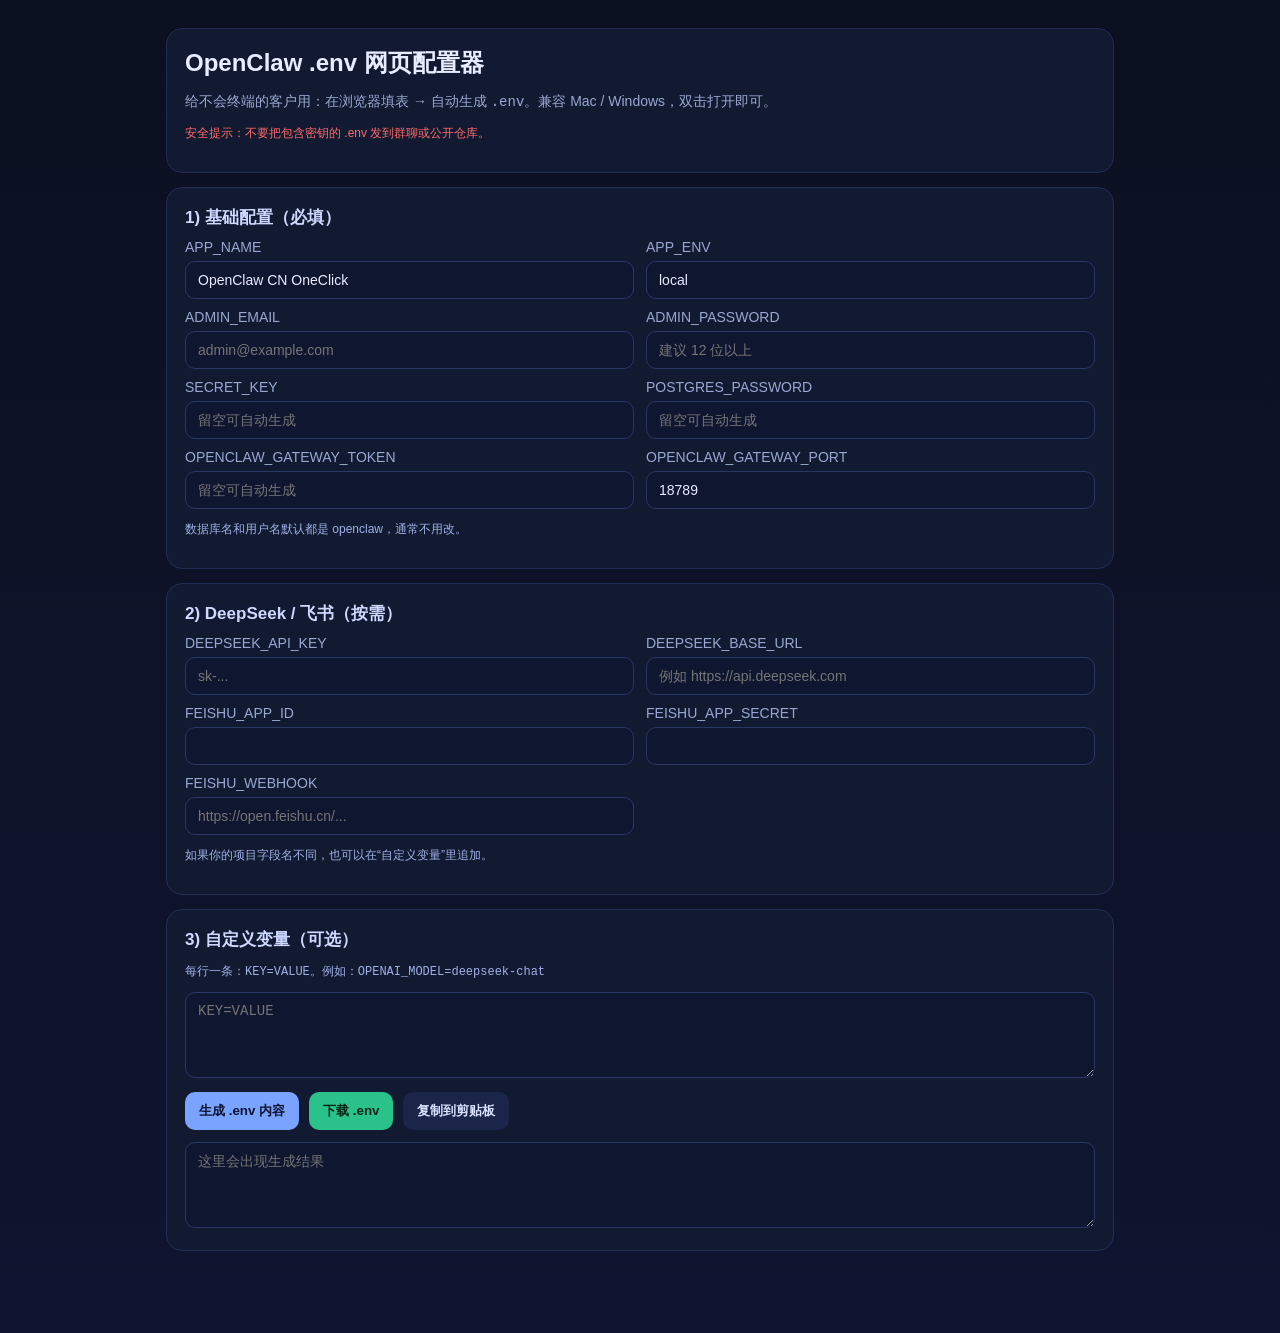
<file: tools/env-web-config.html>
<!doctype html>
<html lang="zh-CN">
<head>
  <meta charset="UTF-8" />
  <meta name="viewport" content="width=device-width, initial-scale=1.0" />
  <title>OpenClaw 一键部署 .env 配置器</title>
  <style>
    :root { --bg:#0b1020; --card:#121a31; --text:#e8ecff; --muted:#9aa7d1; --accent:#7aa2ff; --ok:#2ac18a; --danger:#ff6b6b; }
    * { box-sizing: border-box; }
    body { margin:0; font-family: ui-sans-serif, -apple-system, BlinkMacSystemFont, "Segoe UI", Roboto, "PingFang SC", "Hiragino Sans GB", "Microsoft YaHei", sans-serif; background:linear-gradient(180deg,#0b1020,#0f1530); color:var(--text); }
    .wrap { max-width: 980px; margin: 28px auto; padding: 0 16px 40px; }
    .card { background: var(--card); border:1px solid #222d56; border-radius:16px; padding:18px; margin-bottom:14px; }
    h1 { font-size: 24px; margin: 0 0 8px; }
    h2 { font-size: 17px; margin: 0 0 10px; color:#cfd8ff; }
    p, li, label { color: var(--muted); font-size: 14px; }
    .grid { display:grid; grid-template-columns: repeat(2,minmax(0,1fr)); gap:10px 12px; }
    .field { display:flex; flex-direction:column; gap:6px; }
    input, textarea, select { width:100%; border:1px solid #2a3768; background:#0f1630; color:var(--text); border-radius:10px; padding:10px 12px; font-size:14px; }
    textarea { min-height:86px; resize:vertical; font-family: ui-monospace, SFMono-Regular, Menlo, Consolas, monospace; }
    .actions { display:flex; flex-wrap:wrap; gap:10px; margin-top:10px; }
    button { border:0; border-radius:10px; padding:10px 14px; font-weight:600; cursor:pointer; }
    .btn-primary { background:var(--accent); color:#0c1430; }
    .btn-ok { background:var(--ok); color:#072419; }
    .btn-ghost { background:#1a2549; color:#d9e1ff; }
    .hint { font-size:12px; color:#9fb0e7; }
    .danger { color: var(--danger); font-size:12px; }
    .mono { font-family: ui-monospace, SFMono-Regular, Menlo, Consolas, monospace; }
    @media (max-width: 760px) { .grid { grid-template-columns: 1fr; } }
  </style>
</head>
<body>
  <div class="wrap">
    <div class="card">
      <h1>OpenClaw .env 网页配置器</h1>
      <p>给不会终端的客户用：在浏览器填表 → 自动生成 <span class="mono">.env</span>。兼容 Mac / Windows，双击打开即可。</p>
      <p class="danger">安全提示：不要把包含密钥的 .env 发到群聊或公开仓库。</p>
    </div>

    <div class="card">
      <h2>1) 基础配置（必填）</h2>
      <div class="grid">
        <div class="field"><label>APP_NAME</label><input id="APP_NAME" value="OpenClaw CN OneClick" /></div>
        <div class="field"><label>APP_ENV</label><input id="APP_ENV" value="local" /></div>
        <div class="field"><label>ADMIN_EMAIL</label><input id="ADMIN_EMAIL" placeholder="admin@example.com" /></div>
        <div class="field"><label>ADMIN_PASSWORD</label><input id="ADMIN_PASSWORD" placeholder="建议 12 位以上" /></div>
        <div class="field"><label>SECRET_KEY</label><input id="SECRET_KEY" placeholder="留空可自动生成" /></div>
        <div class="field"><label>POSTGRES_PASSWORD</label><input id="POSTGRES_PASSWORD" placeholder="留空可自动生成" /></div>
        <div class="field"><label>OPENCLAW_GATEWAY_TOKEN</label><input id="OPENCLAW_GATEWAY_TOKEN" placeholder="留空可自动生成" /></div>
        <div class="field"><label>OPENCLAW_GATEWAY_PORT</label><input id="OPENCLAW_GATEWAY_PORT" value="18789" /></div>
      </div>
      <p class="hint">数据库名和用户名默认都是 openclaw，通常不用改。</p>
    </div>

    <div class="card">
      <h2>2) DeepSeek / 飞书（按需）</h2>
      <div class="grid">
        <div class="field"><label>DEEPSEEK_API_KEY</label><input id="DEEPSEEK_API_KEY" placeholder="sk-..." /></div>
        <div class="field"><label>DEEPSEEK_BASE_URL</label><input id="DEEPSEEK_BASE_URL" placeholder="例如 https://api.deepseek.com" /></div>
        <div class="field"><label>FEISHU_APP_ID</label><input id="FEISHU_APP_ID" /></div>
        <div class="field"><label>FEISHU_APP_SECRET</label><input id="FEISHU_APP_SECRET" /></div>
        <div class="field"><label>FEISHU_WEBHOOK</label><input id="FEISHU_WEBHOOK" placeholder="https://open.feishu.cn/..." /></div>
      </div>
      <p class="hint">如果你的项目字段名不同，也可以在“自定义变量”里追加。</p>
    </div>

    <div class="card">
      <h2>3) 自定义变量（可选）</h2>
      <p class="hint">每行一条：<span class="mono">KEY=VALUE</span>。例如：<span class="mono">OPENAI_MODEL=deepseek-chat</span></p>
      <textarea id="EXTRA_VARS" placeholder="KEY=VALUE"></textarea>

      <div class="actions">
        <button class="btn-primary" onclick="generateEnv()">生成 .env 内容</button>
        <button class="btn-ok" onclick="downloadEnv()">下载 .env</button>
        <button class="btn-ghost" onclick="copyEnv()">复制到剪贴板</button>
      </div>

      <p id="msg" class="hint"></p>
      <textarea id="OUTPUT" placeholder="这里会出现生成结果"></textarea>
    </div>
  </div>

  <script>
    const $ = (id) => document.getElementById(id);

    function rand(n = 32) {
      const chars = 'ABCDEFGHJKLMNPQRSTUVWXYZabcdefghijkmnpqrstuvwxyz23456789';
      let s = '';
      for (let i = 0; i < n; i++) s += chars[Math.floor(Math.random() * chars.length)];
      return s;
    }

    function val(id, fallback = '') {
      const v = ($(id).value || '').trim();
      return v || fallback;
    }

    function generateEnv() {
      const secret = val('SECRET_KEY') || rand(40);
      const pgPass = val('POSTGRES_PASSWORD') || rand(24);
      const token = val('OPENCLAW_GATEWAY_TOKEN') || rand(32);
      const port = val('OPENCLAW_GATEWAY_PORT', '18789');

      const lines = [
        '# Generated by env-web-config.html',
        `APP_NAME=${val('APP_NAME', 'OpenClaw CN OneClick')}`,
        `APP_ENV=${val('APP_ENV', 'local')}`,
        '',
        '# API',
        'API_HOST=0.0.0.0',
        'API_PORT=8080',
        'API_BASE_URL=http://localhost:8080',
        '',
        '# Security',
        `SECRET_KEY=${secret}`,
        'ACCESS_TOKEN_EXPIRE_MINUTES=43200',
        '',
        '# Initial admin',
        `ADMIN_EMAIL=${val('ADMIN_EMAIL', 'admin@example.com')}`,
        `ADMIN_PASSWORD=${val('ADMIN_PASSWORD', 'change-me')}`,
        '',
        '# Database',
        'POSTGRES_DB=openclaw',
        'POSTGRES_USER=openclaw',
        `POSTGRES_PASSWORD=${pgPass}`,
        `DATABASE_URL=postgresql+psycopg://openclaw:${pgPass}@db:5432/openclaw`,
        '',
        '# OpenClaw (gateway)',
        'OPENCLAW_IMAGE=ghcr.io/openclaw/openclaw:latest',
        'OPENCLAW_GATEWAY_BIND=lan',
        `OPENCLAW_GATEWAY_PORT=${port}`,
        'OPENCLAW_BRIDGE_PORT=18790',
        `OPENCLAW_GATEWAY_TOKEN=${token}`,
        'OPENCLAW_CONFIG_DIR=./data/openclaw/config',
        'OPENCLAW_WORKSPACE_DIR=./data/openclaw/workspace',
      ];

      const maybePush = (key) => {
        const v = val(key);
        if (v) lines.push(`${key}=${v}`);
      };

      lines.push('', '# Optional integrations');
      ['DEEPSEEK_API_KEY','DEEPSEEK_BASE_URL','FEISHU_APP_ID','FEISHU_APP_SECRET','FEISHU_WEBHOOK'].forEach(maybePush);

      const extra = $('EXTRA_VARS').value
        .split('\n')
        .map(s => s.trim())
        .filter(Boolean)
        .filter(s => !s.startsWith('#'));

      if (extra.length) {
        lines.push('', '# Extra custom vars');
        lines.push(...extra);
      }

      $('OUTPUT').value = lines.join('\n') + '\n';
      $('msg').textContent = '已生成 .env 内容。';
    }

    function downloadEnv() {
      if (!$('OUTPUT').value.trim()) generateEnv();
      const blob = new Blob([$('OUTPUT').value], { type: 'text/plain;charset=utf-8' });
      const a = document.createElement('a');
      a.href = URL.createObjectURL(blob);
      a.download = '.env';
      document.body.appendChild(a);
      a.click();
      a.remove();
      URL.revokeObjectURL(a.href);
      $('msg').textContent = '已下载 .env 文件。';
    }

    async function copyEnv() {
      if (!$('OUTPUT').value.trim()) generateEnv();
      try {
        await navigator.clipboard.writeText($('OUTPUT').value);
        $('msg').textContent = '已复制到剪贴板。';
      } catch {
        $('msg').textContent = '复制失败，请手动复制输出框内容。';
      }
    }
  </script>
</body>
</html>
</file>
